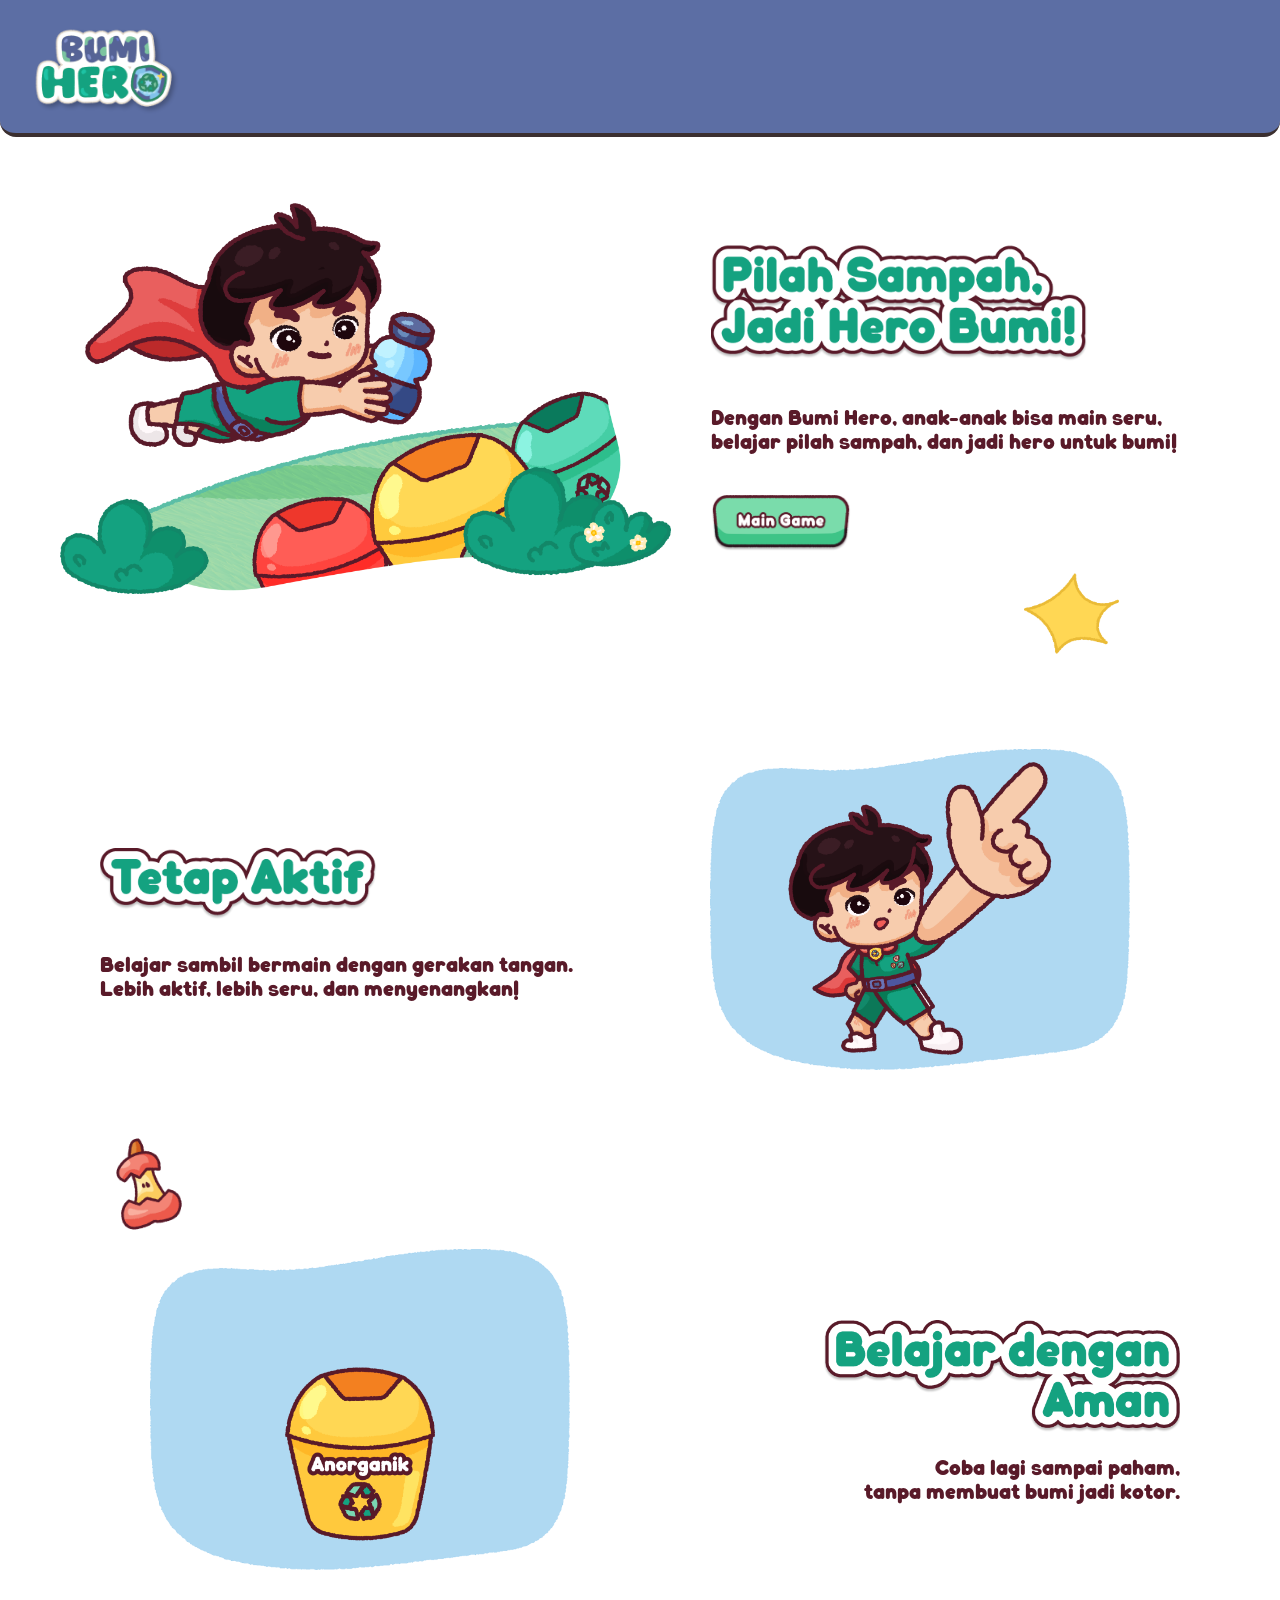
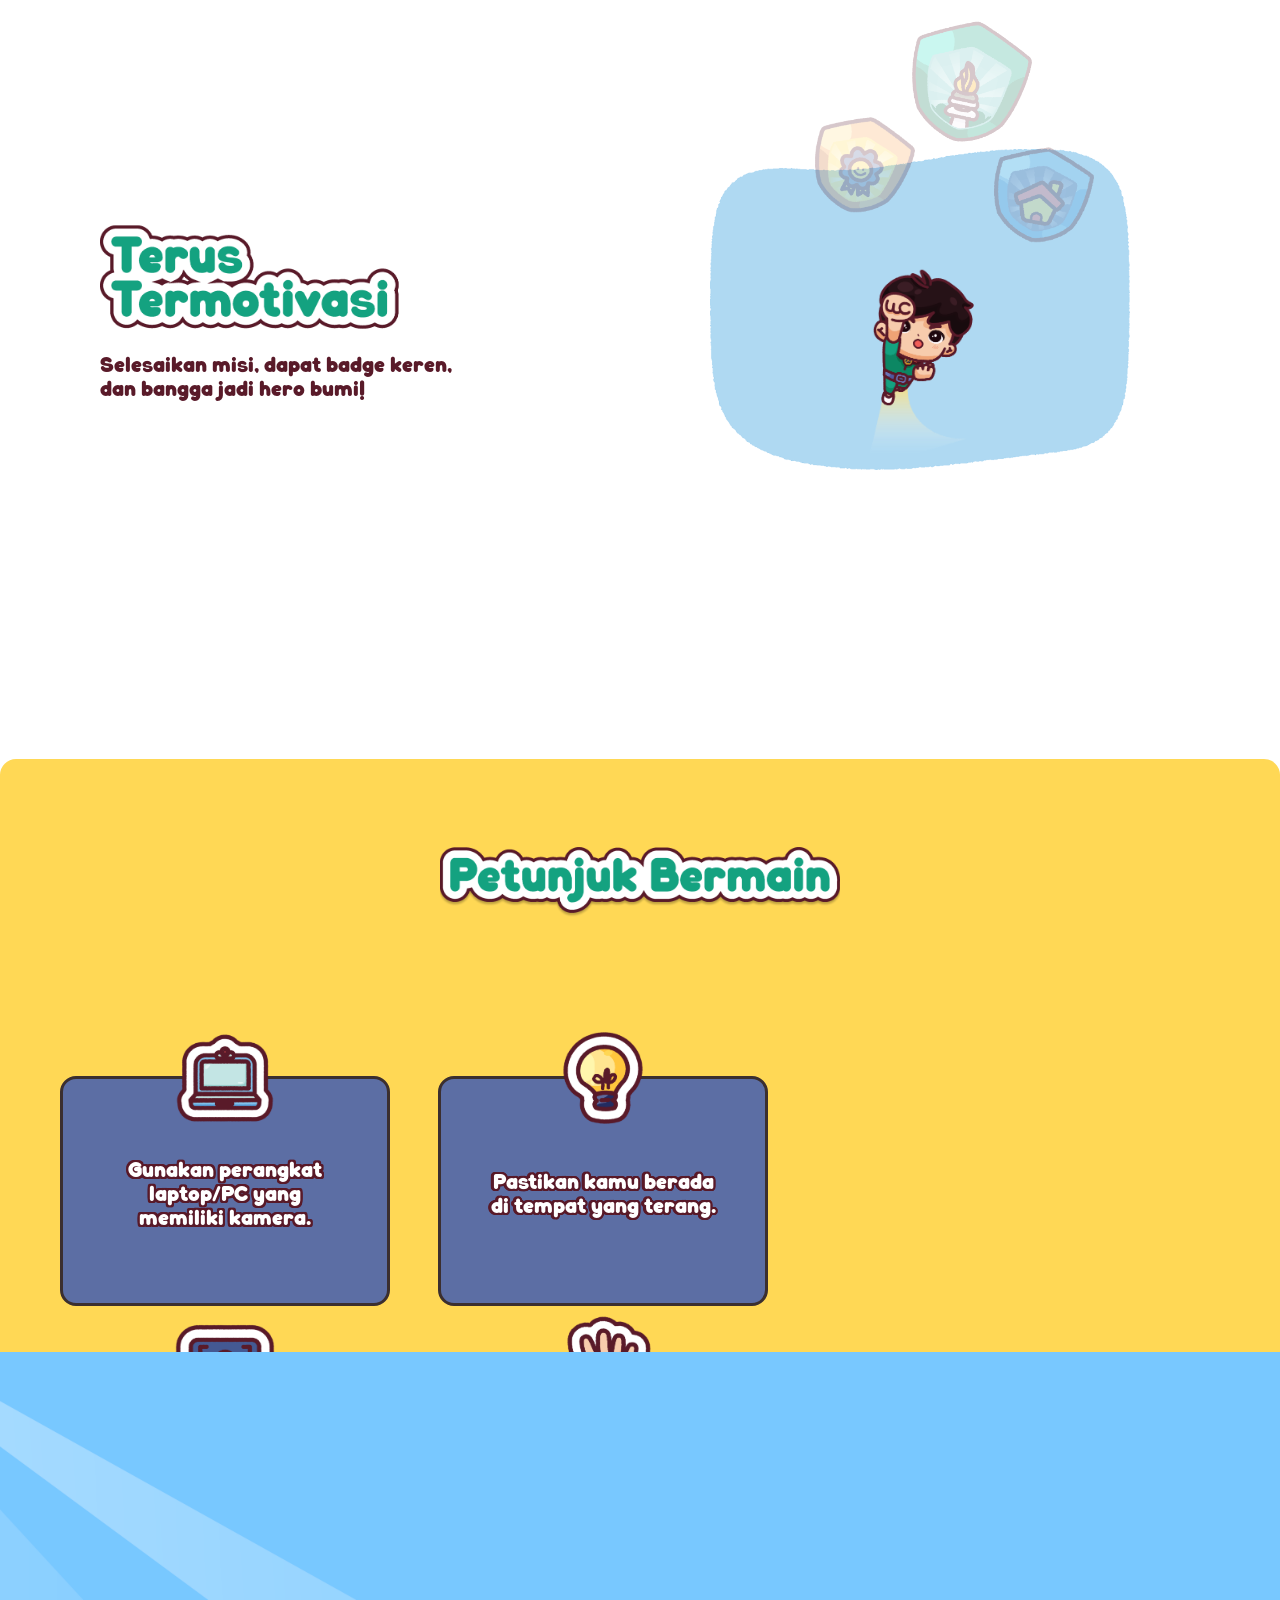
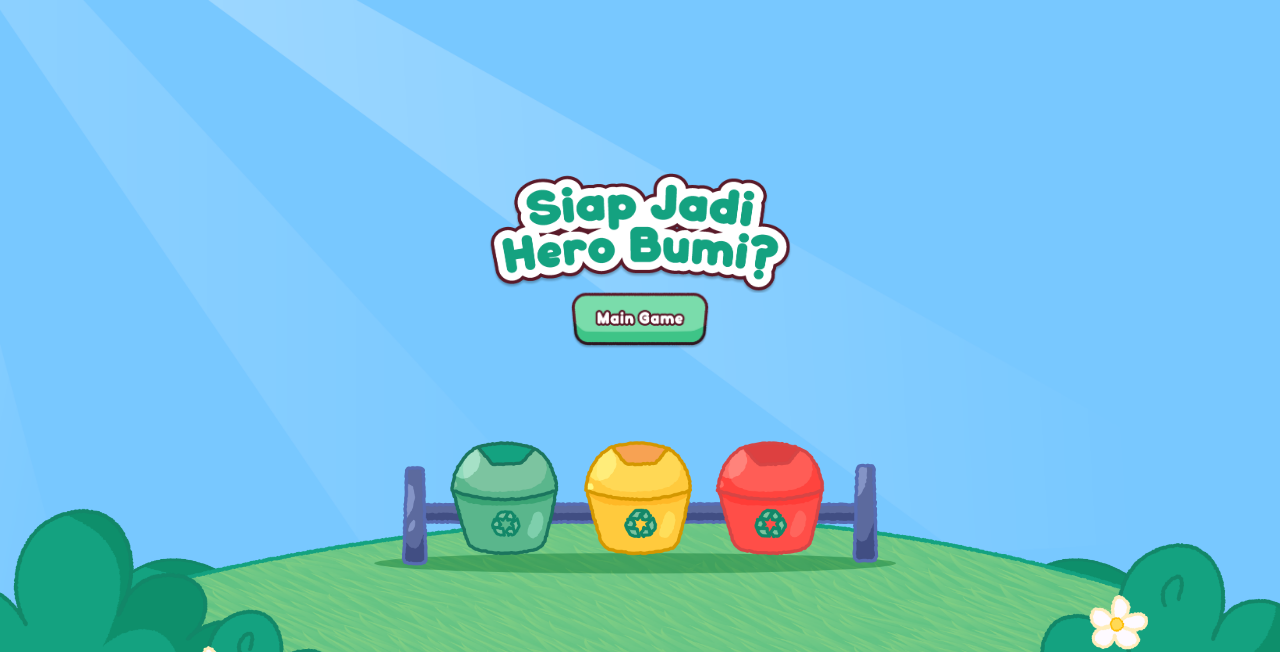
<file: index.html>
<!DOCTYPE html>
<html lang="id">
<head>
  <meta charset="UTF-8" />
  <meta name="viewport" content="width=device-width, initial-scale=1.0"/>
  <title>Bumi Hero</title>
  <link rel="stylesheet" href="webstyle.css" />
</head>
<body>


<header class="navbar">
  <div class="logo">
    <img src="logo/logo.png">
    </div>
  <nav>
    <!-- <a href="#">Tentang Kami</a>
    <a href="#">Petunjuk Main</a> -->
    <a href="game.html" target="_blank" class="btn-primary"><img src="button/button.png"></a>
  </nav>
</header>


<section class="hero">
  
  <div class="hero-img">
    <img src="asset/hero.png" class= "bhumi-img animate">
    <img src="asset/bg.png" class="background-img">
  </div>
  <div class="hero-text">
    <picture>
  <source srcset="title/tagline_center.png" media="(max-width: 600px)">
  <img src="title/tagline.png" class="title-img" />
</picture>
    <p>Dengan Bumi Hero, anak-anak bisa main seru, <br> belajar pilah sampah, dan jadi hero untuk bumi! </p>
    <a href="game.html" target="_blank" class="btn-tagline"><img src="button/button.png"></a>
  </div>
</section>


<section class="features">

  <div class="feature-active">
    <div class="feature-text">
      <img src="title/aktif.png" class="title-img" />
      <p>Belajar sambil bermain dengan gerakan tangan. Lebih aktif, lebih seru, dan menyenangkan!</p>
    </div>
    <div class="feature-illus-active">
  <img src="asset/milk.png" class="milk-img">
  <img src="asset/active1.png" class="active-img">
  <img src="asset/bluebg.png" class="blue-img">
</div>
  </div>

  <div class="feature-aman">
    <div class = "feature-illus-aman">
    <img src="asset/apel.png" class="apel-img">
    <img src="asset/bin.png" class="bin-img">
    <img src="asset/wrong.png" class="sign-img">
    <img src="asset/bluebg.png" class="blue-img">
    </div>
    <div class="feature-text-aman">
      <img src="title/aman.png" class="title-img" />
      <p>Coba lagi sampai paham, <br>tanpa membuat bumi jadi kotor.</p>
    </div>
  </div>

  <div class="feature-motivasi">
    <div class="feature-text">
      <img src="title/motivasi.png" class="title-img">
      <p>Selesaikan misi, dapat badge keren, <br> dan bangga jadi hero bumi!</p>
    </div>
    <div class = "feature-illus-motivasi">
      <img src="asset/rumah.png" class="rumah-img">
      <img src="asset/monas.png" class="monas-img">
      <img src="asset/murid.png" class="murid-img">
    <img src="asset/fly.png" class="fly-img">
    <img src="asset/bluebg.png" class="blue-img">
    </div>
  </div>

</section>

<section class="instructions">
  <img src="title/petunjuk.png" class="title-img" />

  <div class="instruction-grid">
    <div class="card">
      <img src="asset/lappy.png" class = icon-img>
      Gunakan perangkat laptop/PC yang memiliki kamera.
    </div>
    <div class="card">
      <img src="asset/light.png" class = icon-img>
      Pastikan kamu berada di tempat yang terang.
    </div>
    <div class="card">
      <img src="asset/contrast.png" class = icon-img>
      Pakai latar yang tidak ramai dan berbeda dari warna kulitmu.
    </div>
    <div class="card">
      <img src="asset/hand.png" class = icon-img>
      Siapkan tangan kananmu di depan kamera.
    </div>
  </div>
</section>


<section class="cta">
  <div class="cta-content">
  <img src="title/siap.png" class="title-img" />
   <a href="game.html" target="_blank" class="btn-tagline"><img src="button/button.png"></a>
</div>
   <img src="asset/awan.png" class="awan-img">
   <img src="asset/awan.png" class="awan2-img">
   <img src="asset/tree.png" class="tree-img">
   <img src="asset/tree.png" class="tree2-img">

  <picture>
  <source srcset="asset/land-hp.png" media="(max-width: 600px)">
  <source srcset="asset/land-ipad.png" media="(max-width: 1024px)">
  <img src="asset/land-desktop.png" class="land-img">
</picture>
</section>

<script src="script.js"></script>

</body>
</html>
</file>
<file: webstyle.css>
* {
  margin: 0;
  padding: 0;
  box-sizing: border-box;
}

body {
  background: white;
  font-family: 'MyFont', sans-serif;
  overflow-x: hidden;

}
@font-face {
  font-family: myFont;
  src: url(font/Qilka.otf);
}



.logo img {
  width: 150px;
  margin-top: 10px;
  display: block;
  flex-shrink: 0;
}
/* NAVBAR */
.navbar {
  display: flex;
  justify-content: space-between;
  align-items: center;
  padding: 16px 32px;
  background: #5c6ea4;
  border-bottom: 4px solid #3b2f2f;
  border-radius: 0 0 16px 16px;
  color: white;
    position: sticky;
  top: 0;
  z-index: 1000;

}

.navbar nav {
  display: flex;
  gap: 20px;
  align-items: center;
}

.navbar a {
  color: white;
  text-decoration: none;
      text-shadow:
    0em 0.12em #591A29,
    0.05em 0.11em #591A29,
    0.085em 0.085em #591A29,
    0.11em 0.05em #591A29,
    0.12em 0em #591A29,
    0.11em -0.05em #591A29,
    0.085em -0.085em #591A29,
    0.05em -0.11em #591A29,
    0em -0.12em #591A29,
   -0.05em -0.11em #591A29,
   -0.085em -0.085em #591A29,
   -0.11em -0.05em #591A29,
   -0.12em 0em #591A29,
   -0.11em 0.05em #591A29,
   -0.085em 0.085em #591A29,
   -0.05em 0.11em #591A29;
}

/* BUTTON */
.navbar .btn-primary {
  opacity: 0;
  transform: translateY(-10px);
  pointer-events: none;
  transition: all 0.3s ease;
}
.navbar.scrolled .btn-primary {
  opacity: 1;
  transform: translateY(0);
  pointer-events: auto;
}

.btn-primary img,
.btn-tagline img {
  width: 140px;
  cursor: pointer;
  transition: transform 0.3s ease;
}

.btn-tagline img {
  width: 100%;
  max-width: 140px;
}

.btn-primary img:hover,
.btn-tagline img:hover {
  transform: scale(1.1);
}

/* HEADER */
.hero {
  display: grid;
  grid-template-columns: 1.2fr 1fr; 
  align-items: center;
  padding: 60px;
  gap: 40px;
}

.hero-text{
  display: flex;
  flex-direction: column;
  gap: 40px;
}

.hero-text p {
  font-size: 20px;
}

.hero-img {
  position: relative;
  overflow: visible;
}

.background-img {
 width: 100%;
 max-width: 700px;
}

.bhumi-img {
  position: absolute;
  top: 50%;
  left: 50%;
  transform: translate(-50%, -50%);
  max-width: 350px;
  width: 100%;
  
}

@keyframes slideInLeft {
  from {
    transform: translate(-150%, -90%);
    opacity: 1;
  }
  to {
    transform: translate(-80%, -80%);
    opacity: 1;
  }
}

.animate {
  animation: slideInLeft 1s ease-out forwards;
}

/* FEATURES */
.features {
  padding: 40px;
  display: flex;
  flex-direction: column;
  gap:80px;
}

p{
    color: #591A29;
}
.feature-active, .feature-aman, .feature-motivasi{
  display: grid;
  grid-template-columns: 1fr 1fr;
  align-items: center;           
  padding: 60px;
  gap: 40px;
  justify-content: center;       
  position: relative;
}

.feature-text {
  display: flex;                  
  flex-direction: column;         
  justify-content: center;     
  text-align: left;  
  align-items: flex-start; 
  font-size: 20px;
  gap: 16px;
}

/* asset active */
.feature-illus-active {
  position: relative;
  display: flex;
  justify-content: center;
  align-items: center;
  width: 100%;
  height: 300px
}

.milk-img {
  position: absolute;
  left: 70%;  
  top: -70%;
  width:50%;
  max-width: 95px;
  z-index: 3;
}

.active-img{
  position: absolute;
  top: 50%;
  left:50%;
  transform: translate(-50%, -50%);
  width:100%;
  max-width: 280px;
  
  z-index: 2;
}

.blue-img {
position: relative;

  width: 100%;
  max-width: 420px;
  z-index: 1;
}

/* asset aman */

.feature-illus-aman {
  position: relative;
  display: flex;
  justify-content: center;
  align-items: center;
  width: 100%;
  height: 300px
}


.apel-img {
  position: absolute;
  top: -50%;
  left: -5%;
  width: 100%;
  max-width: 150px;
  z-index: 3;
  transition: transform 0.1s linear, opacity 0.2s;
}


.bin-img {
  position: absolute;
  top: 65%;
  left: 50%;
  transform: translate(-50%, -50%);
  width: 100%;
  max-width: 150px;
  z-index: 2;
}

/* Sign overlay */
.sign-img {
  position: absolute;
  top: -15%; 
  left: 75%;
  transform: translateX(-50%);
  width: 100%;
  max-width: 150px;
  opacity: 0;
  transition: opacity 0.3s ease;
  z-index: 4;
}

/* asset motivasi */
.feature-illus-motivasi {
  position: relative;
  display: flex;
  justify-content: center;
  align-items: center;
  width: 100%;
  height: 300px;
}

.fly-img{
  position: absolute;       ;
  top: 70%;
  left:50%;
  transform: translate(-50%, -50%);
  width:100%;
  max-width: 160px;
  z-index: 5;
}
.monas-img{
  position: absolute;
  top: -30%;
  left:60%;
  transform: translate(-50%, -50%);
  width:100%;
  max-width: 120px;
  z-index: 3;
}
.murid-img{
  position: absolute;
  top: -18%;
  left: 26%;
  transform: translate(-50%, -50%);
  width:100%;
  max-width: 100px;
  z-index: 4;
}
.rumah-img{
  position: absolute;
  top: -8%;
  left:68%;
  width:100%;
  max-width: 100px;
  z-index: 2;
}

.feature-text-aman{
    text-align: right;
    font-size: 20px;
}
.feature-text-aman p{
  padding-top: 16px;

}


/* INSTRUCTIONS */
.instructions {
  background: #FFD855;
  border-radius: 16px 16px 0 0;
  padding: 60px;
  text-align: center;
  justify-items: center;
}

.instructions img {
  margin-bottom: 30px;
}

.instruction-grid {
  display: grid;
  grid-template-columns: repeat(2, 1fr);
  gap: 56px 48px;
  justify-items: center;
  width: fit-content;

}

.card {
  position: relative;
  display: flex;
  flex-direction: column;
  height: 230px;
  width:330px;
  text-align: center;
  justify-content: center;
  align-items: center;
  background: #5c6ea4;
  color: white;
  text-shadow:
    0em 0.12em #591A29,
    0.05em 0.11em #591A29,
    0.085em 0.085em #591A29,
    0.11em 0.05em #591A29,
    0.12em 0em #591A29,
    0.11em -0.05em #591A29,
    0.085em -0.085em #591A29,
    0.05em -0.11em #591A29,
    0em -0.12em #591A29,
   -0.05em -0.11em #591A29,
   -0.085em -0.085em #591A29,
   -0.11em -0.05em #591A29,
   -0.12em 0em #591A29,
   -0.11em 0.05em #591A29,
   -0.085em 0.085em #591A29,
   -0.05em 0.11em #591A29;
  padding: 48px;
  padding-top: 56px;
  border-radius: 16px;
  border: 3px solid #3b2f2f;
  font-size: 20px;

  transition: transform 0.2s ease;
}
@keyframes wiggle {
  0%   { transform: rotate(0deg); }
  25%  { transform: rotate(-3deg); }
  50%  { transform: rotate(3deg); }
  75%  { transform: rotate(-2deg); }
  100% { transform: rotate(0deg); }
}

.card:hover {
  animation: wiggle 0.35s ease;
}

.icon-img{
  position: absolute;
  top: -23%;
  width: 100%;
  max-width: 100px;
}
/* CTA */
.cta {
  display: flex;
  flex-direction: column; 
  align-items: center;
  justify-content: center; 

  position: relative;
  min-height: 100vh;

  background-image: url('asset/ready-08.png');
  background-size: cover;     
  background-position: center;
  background-repeat: no-repeat;            
  box-sizing: border-box;
  overflow: hidden;   
   
}
.cta-content {
  display: flex;
  flex-direction: column;
  text-align: center;
  position: absolute;
  top: 40%;
  left: 50%;
  transform: translate(-50%, -50%);
  z-index: 10;
}

.awan-img{
  position: absolute;
  top: 20%;
  left: -20%;
  transform: translate(-50%, -50%);
  width:100%;
  max-width: 400px;
  z-index: 1;
}
.awan2-img{
  position: absolute;
  top: 30%;
  right: -30%;
  transform: translate(-50%, -50%);
  width:100%;
  max-width: 250px;
  z-index: 2;
}

.tree2-img{
  position: absolute;
  top: 110%;
  right: -5%;
  transform: translate(-50%, -50%);
  width:100%;
  max-width: 250px;
  z-index: 2;
}  
.tree-img{
  position: absolute;
  top: 110%;
  left: 15%;
  transform: translate(-50%, -50%);
  width:100%;
  max-width: 250px;
  z-index: 3;
}
.land-img {
  position: absolute;
  bottom: 0;
  left: 0;
  width: 100%;
  z-index: 4;
}

.title-img {
  width: 100%; 
  max-width: 400px;
}

/* RESPONSIVE */
@media (min-width: 1040px) and (max-width: 1070px){
    .feature-illus-motivasi .murid-img {
    left: 18%;
  }
}
@media (max-width: 1024px) {

    .background-img {
    width: 100%;
  }

  .bhumi-img {
    max-width: 220px;          
  }
  .features{
    gap: 16px;
  }
    .feature-active, .feature-aman, .feature-motivasi{
    padding: 16px;
  }
  .feature-illus-active .active-img {
    max-width: 220px;
  }
  .feature-illus-active .milk-img {
    max-width: 80px;
    top: -65%;
    right: -40%;
  }

  .feature-illus-aman .apel-img {

    top: -20%;
    left: -30%;

  }
    .feature-illus-aman .bin-img {

    top: 70%;
    left: 50%;
    max-width: 120px;

  }
     .feature-illus-aman .sign-img {

    top: 0;
    left: 80%;
    max-width: 110px;

  }

  .feature-illus-motivasi .fly-img {
    max-width: 120px;
  }

  .feature-illus-motivasi .monas-img {
    max-width: 100px;
    top: -12%;
    left:60%;
  }

  .feature-illus-motivasi .murid-img {
    max-width: 80px;
    top: -2%;
    left: 25%;
  }

  .feature-illus-motivasi .rumah-img {
    max-width: 80px;
    top: 5%;
    left:70%;
  }

  .card{
    width: 100%;
    height: 95%;
    font-size: 16px;
  }
   .icon-img {
    max-width: 75px;
  }
  .cta{
      background-image: url('asset/ready-10.png');
  }
  .cta-content {
  top: 45%;
  left: 50%;
}
  .tree2-img{
  top: 110%;
  right: -10%;
}  
}

@media (max-width: 900px){
  .awan2-img{
  right: -40%;
}
  .tree2-img{
  top: 110%;
  right: -15%;
  max-width: 250px;
}  

  .feature-illus-motivasi .murid-img {
    top: 0%;
    left: 22%;
  }

}
@media (min-width: 601px) and (max-width: 790px) {
    .feature-illus-motivasi .murid-img {
    left: 10%;
  }
}
@media (max-width: 600px) {
  
  .hero {
    grid-template-columns: 1fr; 
    gap: 30px;
    justify-items: center;    
    text-align: center;
    padding: 40px 32px;
  }

  .hero-text {
    text-align: center;        
    align-items: center;        
    margin: 0 40px;
  }

  .hero-text p {
    font-size: 16px;            
  }

  .background-img {
    max-width: 400px;
  }

  .bhumi-img {
    max-width: 200px;          
  }

  /* feature phone */
  .features{
    gap: 0;
  }
  .feature-active, .feature-aman, .feature-motivasi{
    padding: 0;
    height: 220px;
  }
  .feature-illus-active, .feature-illus-aman, .feature-illus-motivasi{
    height: 250px;
  }
  .feature-text, .feature-text-aman{
    font-size: 12px;
    gap: 16px;
  }
    .feature-illus-active .milk-img {
    max-width: 50px;
    top: -50%;
    right: -20%;
  }
    .feature-illus-active .active-img {
    max-width: 140px;
  }
    .feature-illus-aman .apel-img {

    top: -20%;
    left: -60%;
    max-width: 90px;

  }

    .feature-illus-aman .bin-img {
    top: 65%;
    left: 50%;
    max-width: 70px;

  }
     .feature-illus-aman .sign-img {

    top: 12%;
    left: 80%;
    max-width: 65px;
  }
    .feature-illus-motivasi .fly-img {
    max-width: 70px;
    top: 65%;
  }

  .feature-illus-motivasi .monas-img {
    max-width: 60px;
    top: 5%;
    left:65%;
  }

  .feature-illus-motivasi .murid-img {
    max-width: 40px;
    top: 15%;
    left: 35%;
  }

  .feature-illus-motivasi .rumah-img {
    max-width: 40px;
    top: 19%;
    left:68%;
  }

  /* instruction hp*/
   .instruction-grid {
    grid-template-columns: 1fr; 
    gap: 24px;
    justify-items: center;
  }

  .card {
    width: 90%;
    height: 90%;
    padding: 40px 20px;
    font-size: 14px;
    padding-top: 64px;
  }

  .icon-img {
    max-width: 70px;
    top: -30%;
    left: 50%;
    transform: translateX(-50%);
  }

    .title-img{
    max-width: 420px;
  }
    .cta{
      background-image: url('asset/ready-09.png');
  }
    .tree2-img{
  top: 115%;
  right: -25%;
  max-width: 200px;
}  
.tree-img{
  top: 115%;
  left: 10%;
  max-width: 200px;
}
.awan-img{
    top: 30%;
  left: -25%;
  max-width: 200px;
}
.awan2-img{
  max-width: 200px;
  top: 40%;
  right: -70%;
}
}
</file>
